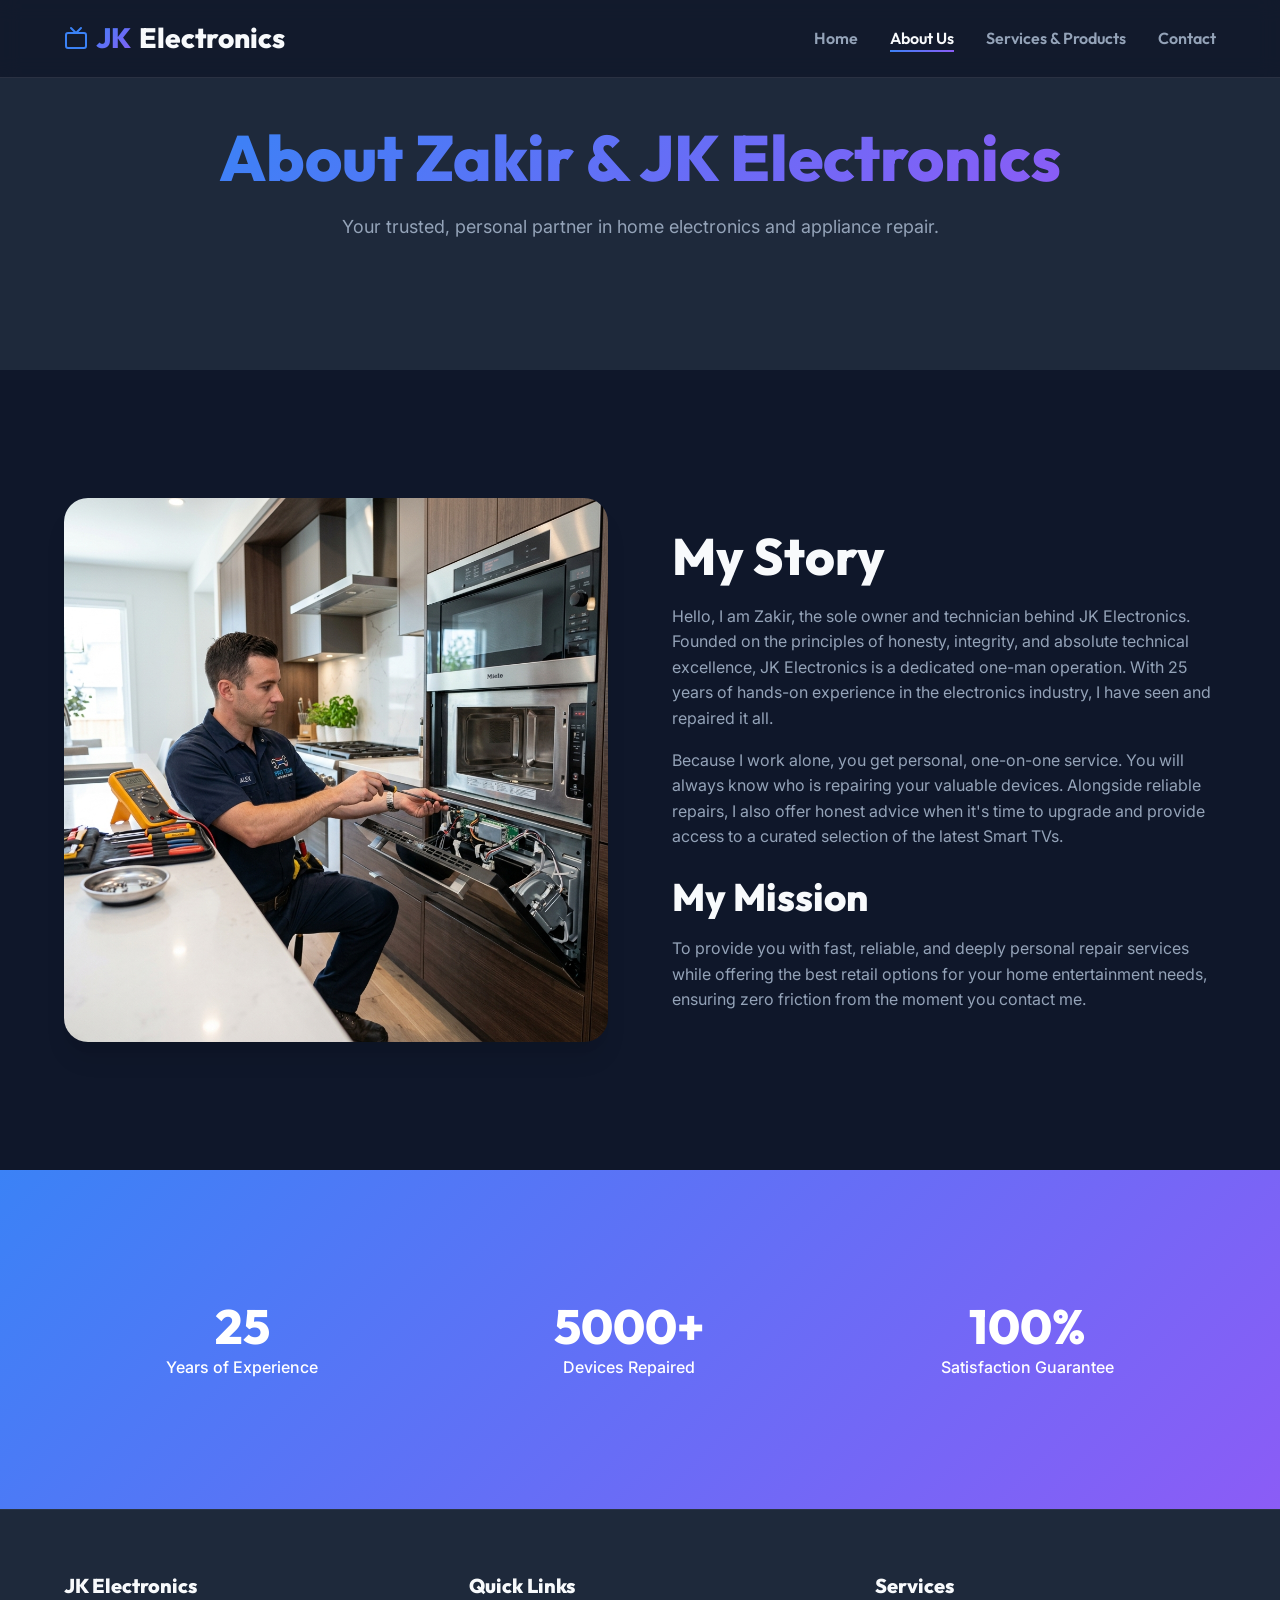
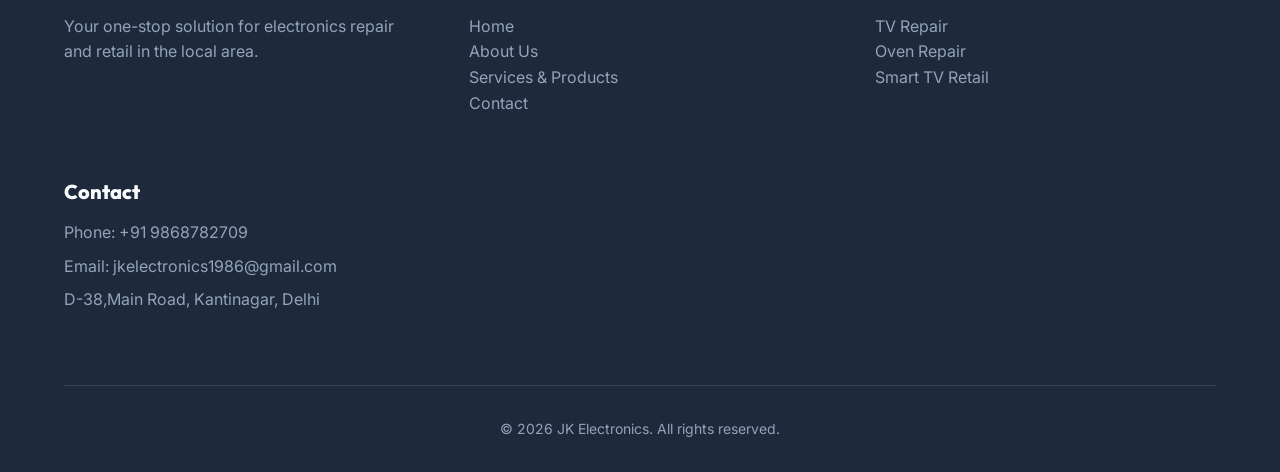
<file: about.html>
<!DOCTYPE html>
<html lang="en">

<head>
    <meta charset="UTF-8">
    <meta name="viewport" content="width=device-width, initial-scale=1.0">
    <meta name="description"
        content="Learn about JK Electronics. With over a decade of experience, we provide trusted TV and appliance repair alongside premium Smart TV retail.">
    <title>About Us | JK Electronics</title>
    <link rel="stylesheet" href="styles.css">
    <script src="script.js" defer></script>
</head>

<body>

    <!-- Header / Nav -->
    <header class="header">
        <div class="container nav-container">
            <a href="index.html" class="logo">
                <svg width="24" height="24" viewBox="0 0 24 24" fill="none" stroke="currentColor" stroke-width="2"
                    stroke-linecap="round" stroke-linejoin="round" style="color: var(--primary-color)">
                    <rect x="2" y="7" width="20" height="15" rx="2" ry="2"></rect>
                    <polyline points="17 2 12 7 7 2"></polyline>
                </svg>
                <span>JK</span> Electronics
            </a>

            <button class="mobile-menu-btn" aria-label="Toggle Menu" id="menu-toggle">
                ☰
            </button>

            <nav>
                <ul class="nav-links" id="nav-links">
                    <li><a href="index.html">Home</a></li>
                    <li><a href="about.html" class="active">About Us</a></li>
                    <li><a href="services.html">Services & Products</a></li>
                    <li><a href="contact.html">Contact</a></li>
                </ul>
            </nav>
        </div>
    </header>

    <!-- Page Header -->
    <section class="section" style="background: var(--bg-surface); padding-top: 120px;">
        <div class="container" style="text-align: center;">
            <h1 class="section-title">About Zakir & JK Electronics</h1>
            <p class="section-subtitle">Your trusted, personal partner in home electronics and appliance repair.</p>
        </div>
    </section>

    <!-- Main Content -->
    <section class="section">
        <div class="container">
            <div style="display: flex; flex-wrap: wrap; gap: var(--spacing-lg); align-items: center;">
                <div style="flex: 1; min-width: 300px;">
                    <img src="assets/images/appliance_repair.png" alt="Our Workshop"
                        style="border-radius: var(--radius-lg); box-shadow: var(--shadow-lg);">
                </div>
                <div style="flex: 1; min-width: 300px;">
                    <h2>My Story</h2>
                    <p style="color: var(--text-secondary); margin: 1rem 0;">Hello, I am Zakir, the sole owner and
                        technician behind JK Electronics. Founded on the principles of honesty, integrity, and absolute
                        technical excellence, JK Electronics is a dedicated one-man operation. With 25 years of hands-on
                        experience in the electronics industry, I have seen and repaired it all.</p>
                    <p style="color: var(--text-secondary); margin-bottom: 1.5rem;">Because I work alone, you get
                        personal, one-on-one service. You will always know who is repairing your valuable devices.
                        Alongside reliable repairs, I also offer honest advice when it's time to upgrade and provide
                        access to a curated selection of the latest Smart TVs.</p>

                    <h3>My Mission</h3>
                    <p style="color: var(--text-secondary); margin-top: 1rem;">To provide you with fast, reliable, and
                        deeply personal repair services while offering the best retail options for your home
                        entertainment needs, ensuring zero friction from the moment you contact me.</p>
                </div>
            </div>
        </div>
    </section>

    <!-- Stats / Trust Factors -->
    <section class="section" style="background: var(--gradient-primary); text-align: center; color: white;">
        <div class="container">
            <div style="display: flex; flex-wrap: wrap; justify-content: space-around; gap: var(--spacing-md);">
                <div>
                    <h2 style="font-size: 3rem; margin-bottom: 0;">25</h2>
                    <p style="font-weight: 500;">Years of Experience</p>
                </div>
                <div>
                    <h2 style="font-size: 3rem; margin-bottom: 0;">5000+</h2>
                    <p style="font-weight: 500;">Devices Repaired</p>
                </div>
                <div>
                    <h2 style="font-size: 3rem; margin-bottom: 0;">100%</h2>
                    <p style="font-weight: 500;">Satisfaction Guarantee</p>
                </div>
            </div>
        </div>
    </section>

    <!-- Footer -->
    <footer class="footer">
        <div class="container">
            <div class="footer-grid">
                <div class="footer-col">
                    <h4>JK Electronics</h4>
                    <p>Your one-stop solution for electronics repair and retail in the local area.</p>
                </div>
                <div class="footer-col">
                    <h4>Quick Links</h4>
                    <ul>
                        <li><a href="index.html">Home</a></li>
                        <li><a href="about.html">About Us</a></li>
                        <li><a href="services.html">Services & Products</a></li>
                        <li><a href="contact.html">Contact</a></li>
                    </ul>
                </div>
                <div class="footer-col">
                    <h4>Services</h4>
                    <ul>
                        <li><a href="services.html#repairs">TV Repair</a></li>
                        <li><a href="services.html#repairs">Oven Repair</a></li>
                        <li><a href="services.html#products">Smart TV Retail</a></li>
                    </ul>
                </div>
                <div class="footer-col">
                    <h4>Contact</h4>
                    <p>Phone: +91 9868782709</p>
                    <p>Email: jkelectronics1986@gmail.com</p>
                    <p>D-38,Main Road, Kantinagar, Delhi</p>
                </div>
            </div>
            <div class="footer-bottom">
                <p>&copy; 2026 JK Electronics. All rights reserved.</p>
            </div>
        </div>
    </footer>

</body>

</html>
</file>
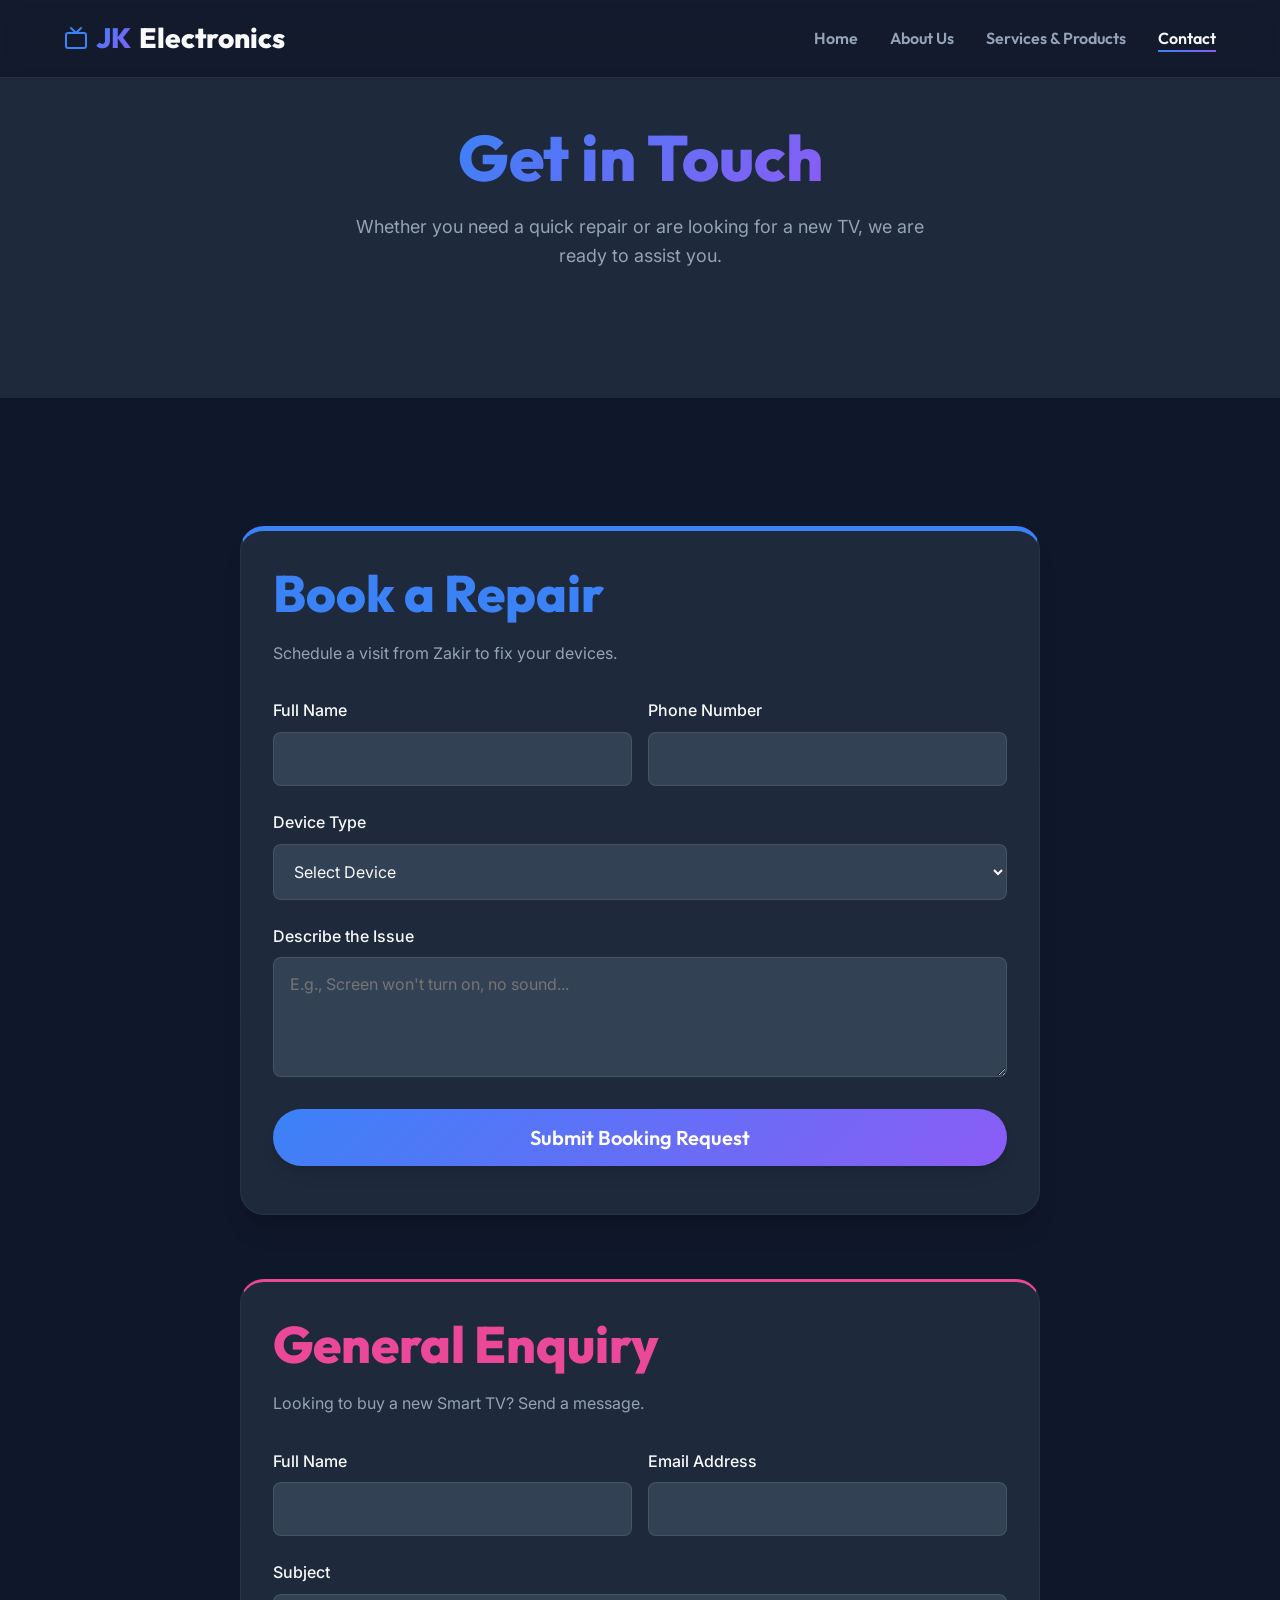
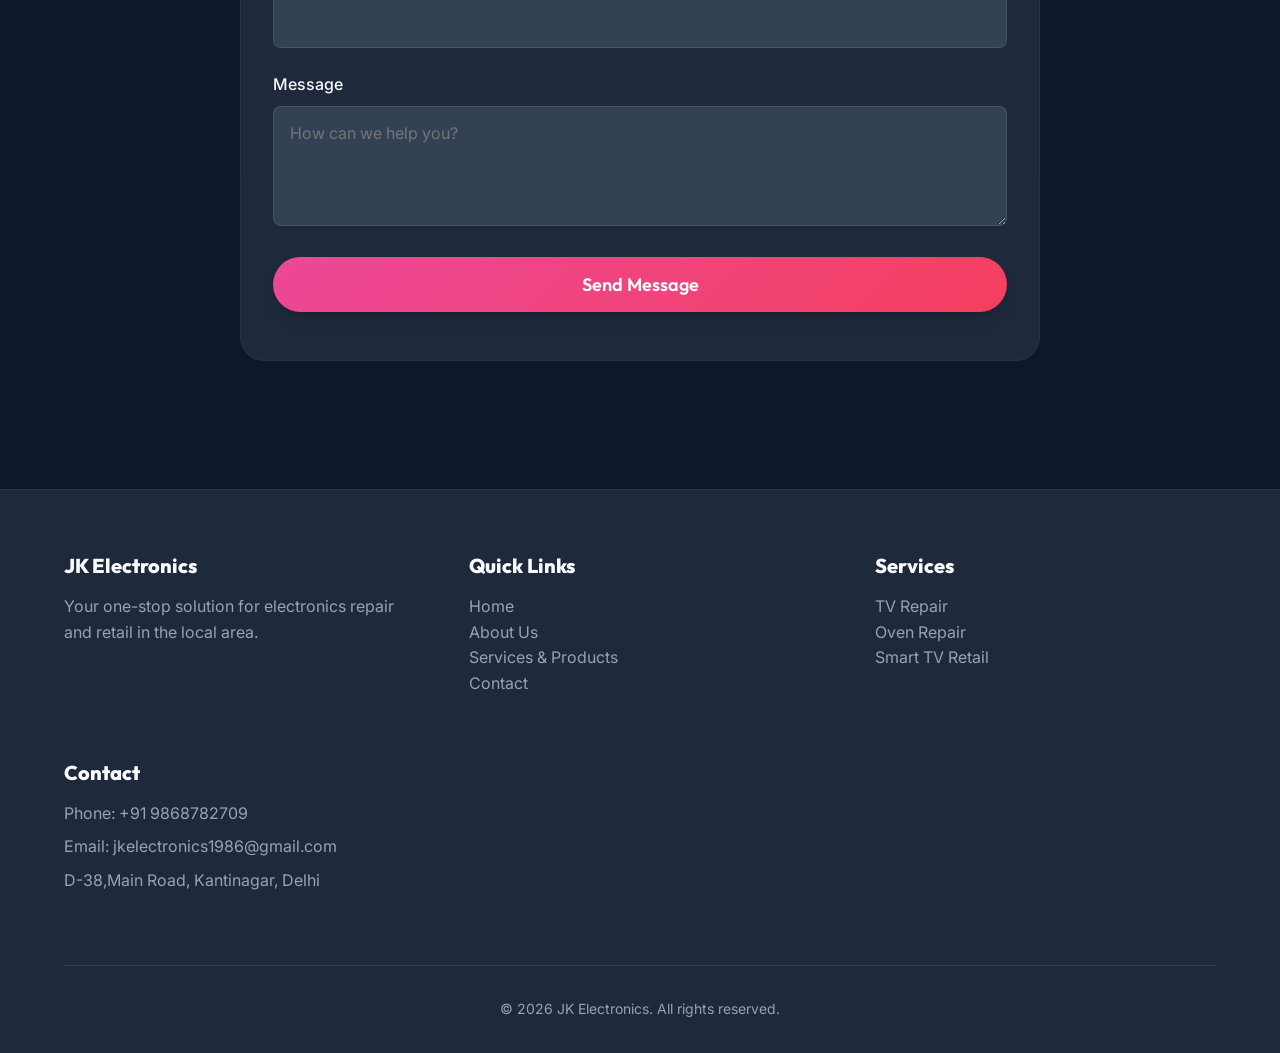
<file: contact.html>
<!DOCTYPE html>
<html lang="en">

<head>
    <meta charset="UTF-8">
    <meta name="viewport" content="width=device-width, initial-scale=1.0">
    <meta name="description"
        content="Contact JK Electronics to book a TV or Microwave/Oven repair, or to enquire about Smart LCDs & LEDs. We're here to help.">
    <title>Contact & Booking | JK Electronics</title>
    <link rel="stylesheet" href="styles.css">
    <script src="script.js" defer></script>
</head>

<body>

    <!-- Header / Nav -->
    <header class="header">
        <div class="container nav-container">
            <a href="index.html" class="logo">
                <svg width="24" height="24" viewBox="0 0 24 24" fill="none" stroke="currentColor" stroke-width="2"
                    stroke-linecap="round" stroke-linejoin="round" style="color: var(--primary-color)">
                    <rect x="2" y="7" width="20" height="15" rx="2" ry="2"></rect>
                    <polyline points="17 2 12 7 7 2"></polyline>
                </svg>
                <span>JK</span> Electronics
            </a>

            <button class="mobile-menu-btn" aria-label="Toggle Menu" id="menu-toggle">
                ☰
            </button>

            <nav>
                <ul class="nav-links" id="nav-links">
                    <li><a href="index.html">Home</a></li>
                    <li><a href="about.html">About Us</a></li>
                    <li><a href="services.html">Services & Products</a></li>
                    <li><a href="contact.html" class="active">Contact</a></li>
                </ul>
            </nav>
        </div>
    </header>

    <!-- Page Header -->
    <section class="section" style="background: var(--bg-surface); padding-top: 120px;">
        <div class="container" style="text-align: center;">
            <h1 class="section-title">Get in Touch</h1>
            <p class="section-subtitle">Whether you need a quick repair or are looking for a new TV, we are ready to
                assist you.</p>
        </div>
    </section>

    <!-- Contact & Booking Forms -->
    <section class="section">
        <div class="container" style="max-width: 800px; margin: 0 auto;">

            <!-- Booking Form (1st Priority) -->
            <div class="card" id="book"
                style="margin-bottom: var(--spacing-lg); border-top: 5px solid var(--primary-color); box-shadow: var(--shadow-lg);">
                <h2 style="margin-bottom: var(--spacing-sm); color: var(--primary-color);">Book a Repair</h2>
                <p style="color: var(--text-secondary); margin-bottom: var(--spacing-md);">Schedule a visit from Zakir
                    to fix your devices.</p>

                <form id="booking-form">
                    <div style="display: grid; grid-template-columns: repeat(auto-fit, minmax(250px, 1fr)); gap: 1rem;">
                        <div class="form-group">
                            <label for="b-name" class="form-label">Full Name</label>
                            <input type="text" id="b-name" name="name" class="form-control" required>
                        </div>
                        <div class="form-group">
                            <label for="b-phone" class="form-label">Phone Number</label>
                            <input type="tel" id="b-phone" name="phone" class="form-control" required>
                        </div>
                    </div>
                    <div class="form-group">
                        <label for="b-device" class="form-label">Device Type</label>
                        <select id="b-device" name="device" class="form-control" required>
                            <option value="">Select Device</option>
                            <option value="tv">Television (LED/LCD/Smart)</option>
                            <option value="oven">Microwave / Oven</option>
                            <option value="other">Other Electronics</option>
                        </select>
                    </div>
                    <div class="form-group">
                        <label for="b-issue" class="form-label">Describe the Issue</label>
                        <textarea id="b-issue" name="issue" class="form-control"
                            placeholder="E.g., Screen won't turn on, no sound..." required></textarea>
                    </div>
                    <button type="submit" class="btn btn-primary" style="width: 100%; font-size: 1.25rem;">Submit
                        Booking Request</button>
                    <div id="booking-status" style="margin-top: 1rem; text-align: center;"></div>
                </form>
            </div>

            <!-- Enquiry Form (2nd Priority) -->
            <div class="card" id="enquiry" style="border-top: 3px solid var(--secondary-color);">
                <h2 style="margin-bottom: var(--spacing-sm); color: var(--secondary-color);">General Enquiry</h2>
                <p style="color: var(--text-secondary); margin-bottom: var(--spacing-md);">Looking to buy a new Smart
                    TV? Send a message.</p>

                <form id="enquiry-form">
                    <div style="display: grid; grid-template-columns: repeat(auto-fit, minmax(250px, 1fr)); gap: 1rem;">
                        <div class="form-group">
                            <label for="e-name" class="form-label">Full Name</label>
                            <input type="text" id="e-name" name="name" class="form-control" required>
                        </div>
                        <div class="form-group">
                            <label for="e-email" class="form-label">Email Address</label>
                            <input type="email" id="e-email" name="email" class="form-control" required>
                        </div>
                    </div>
                    <div class="form-group">
                        <label for="e-subject" class="form-label">Subject</label>
                        <input type="text" id="e-subject" name="subject" class="form-control" required>
                    </div>
                    <div class="form-group">
                        <label for="e-message" class="form-label">Message</label>
                        <textarea id="e-message" name="message" class="form-control" placeholder="How can we help you?"
                            required></textarea>
                    </div>
                    <button type="submit" class="btn btn-secondary" style="width: 100%;">Send Message</button>
                    <div id="enquiry-status" style="margin-top: 1rem; text-align: center;"></div>
                </form>
            </div>

        </div>
    </section>

    <!-- Footer -->
    <footer class="footer">
        <div class="container">
            <div class="footer-grid">
                <div class="footer-col">
                    <h4>JK Electronics</h4>
                    <p>Your one-stop solution for electronics repair and retail in the local area.</p>
                </div>
                <div class="footer-col">
                    <h4>Quick Links</h4>
                    <ul>
                        <li><a href="index.html">Home</a></li>
                        <li><a href="about.html">About Us</a></li>
                        <li><a href="services.html">Services & Products</a></li>
                        <li><a href="contact.html">Contact</a></li>
                    </ul>
                </div>
                <div class="footer-col">
                    <h4>Services</h4>
                    <ul>
                        <li><a href="services.html#repairs">TV Repair</a></li>
                        <li><a href="services.html#repairs">Oven Repair</a></li>
                        <li><a href="services.html#products">Smart TV Retail</a></li>
                    </ul>
                </div>
                <div class="footer-col">
                    <h4>Contact</h4>
                    <p>Phone: +91 9868782709</p>
                    <p>Email: jkelectronics1986@gmail.com</p>
                    <p>D-38,Main Road, Kantinagar, Delhi</p>
                </div>
            </div>
            <div class="footer-bottom">
                <p>&copy; 2026 JK Electronics. All rights reserved.</p>
            </div>
        </div>
    </footer>

</body>

</html>
</file>
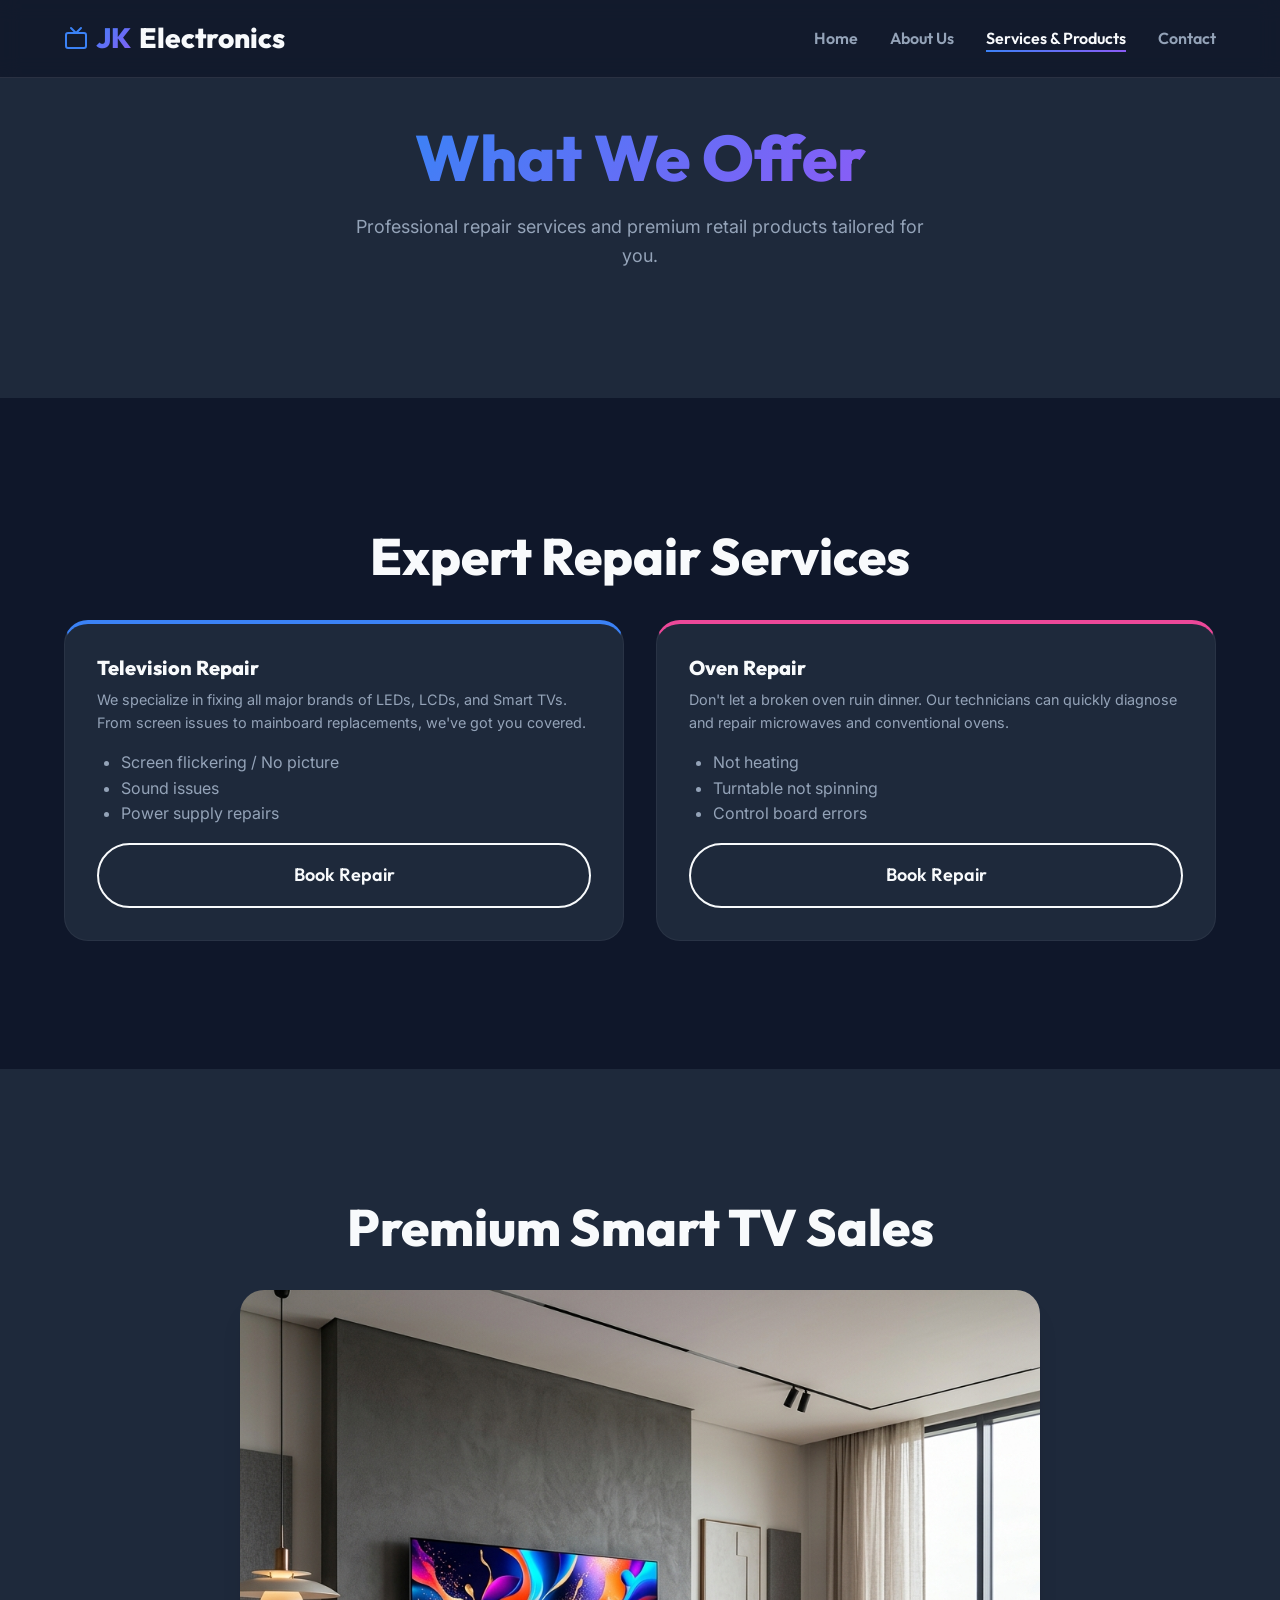
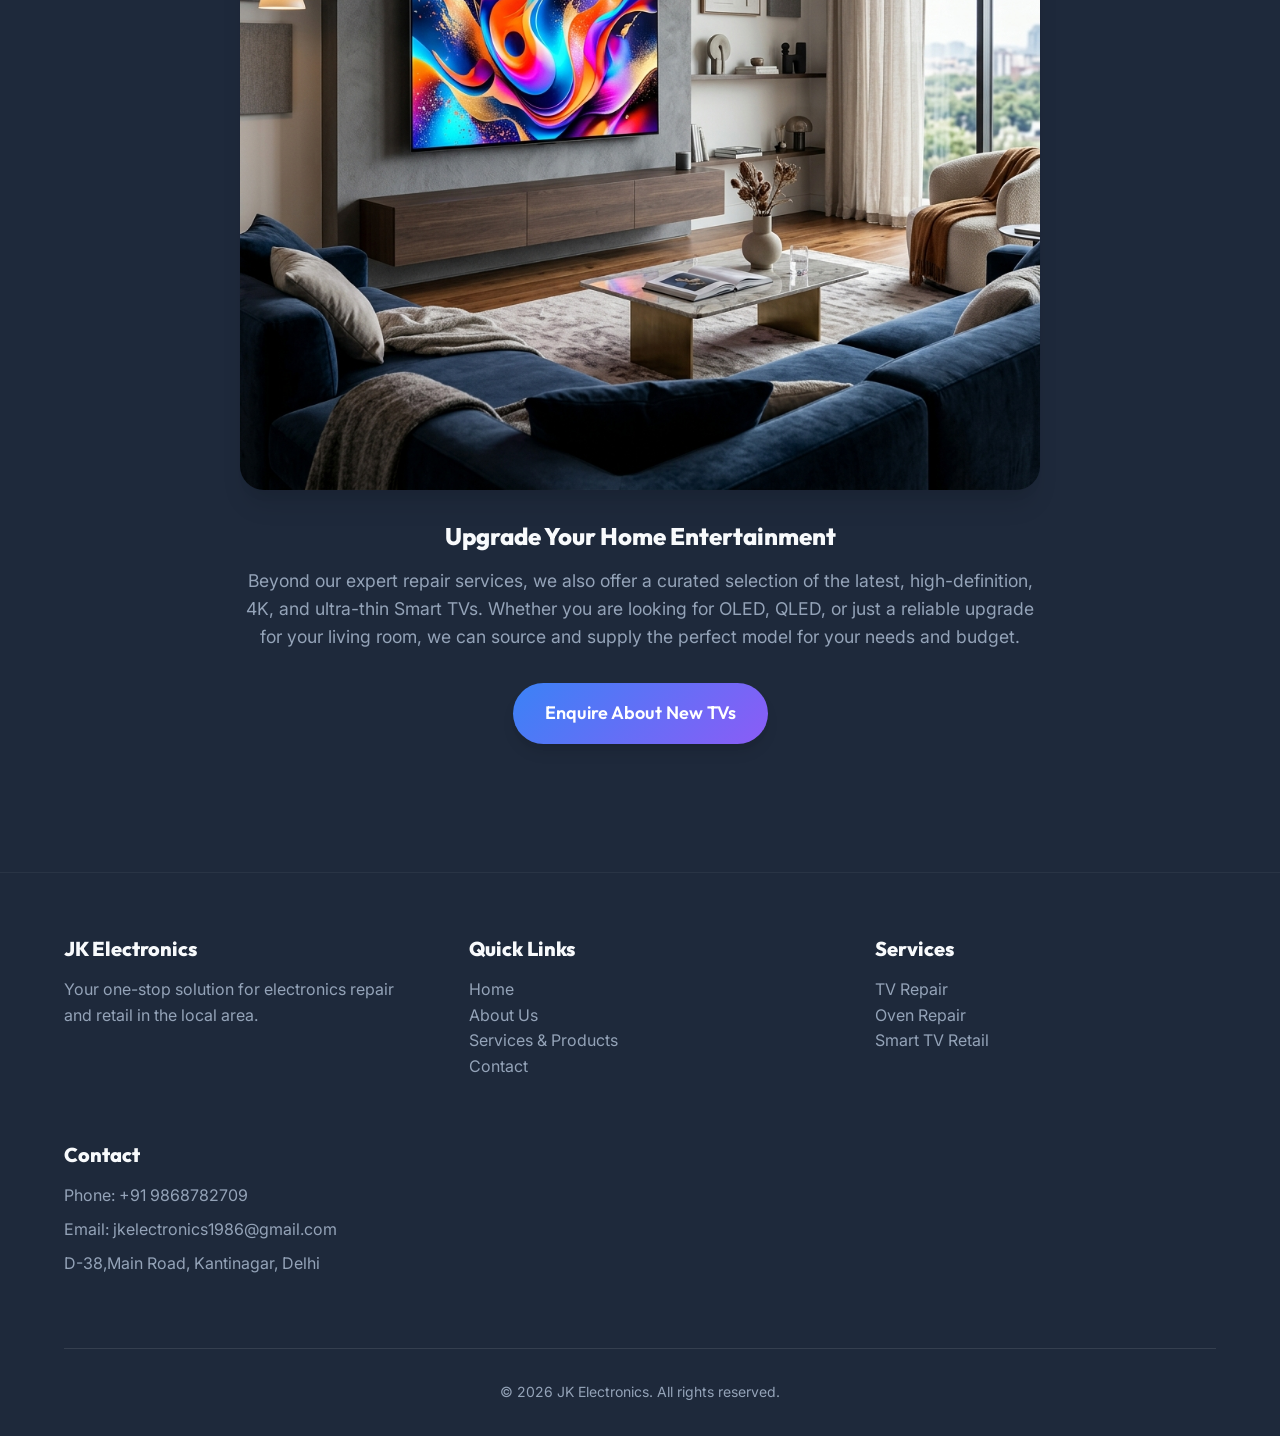
<file: services.html>
<!DOCTYPE html>
<html lang="en">
<head>
    <meta charset="UTF-8">
    <meta name="viewport" content="width=device-width, initial-scale=1.0">
    <meta name="description" content="View our expert repair services for TVs and ovens, and browse our catalog of premium Smart TVs for sale.">
    <title>Services & Products | JK Electronics</title>
    <link rel="stylesheet" href="styles.css">
    <script src="script.js" defer></script>
</head>
<body>

    <!-- Header / Nav -->
    <header class="header">
        <div class="container nav-container">
            <a href="index.html" class="logo">
                <svg width="24" height="24" viewBox="0 0 24 24" fill="none" stroke="currentColor" stroke-width="2" stroke-linecap="round" stroke-linejoin="round" style="color: var(--primary-color)"><rect x="2" y="7" width="20" height="15" rx="2" ry="2"></rect><polyline points="17 2 12 7 7 2"></polyline></svg>
                <span>JK</span> Electronics
            </a>
            
            <button class="mobile-menu-btn" aria-label="Toggle Menu" id="menu-toggle">
                ☰
            </button>

            <nav>
                <ul class="nav-links" id="nav-links">
                    <li><a href="index.html">Home</a></li>
                    <li><a href="about.html">About Us</a></li>
                    <li><a href="services.html" class="active">Services & Products</a></li>
                    <li><a href="contact.html">Contact</a></li>
                </ul>
            </nav>
        </div>
    </header>

    <!-- Page Header -->
    <section class="section" style="background: var(--bg-surface); padding-top: 120px;">
        <div class="container" style="text-align: center;">
            <h1 class="section-title">What We Offer</h1>
            <p class="section-subtitle">Professional repair services and premium retail products tailored for you.</p>
        </div>
    </section>

    <!-- Services Section -->
    <section id="repairs" class="section">
        <div class="container">
            <h2 style="margin-bottom: var(--spacing-md); text-align: center;">Expert Repair Services</h2>
            
            <div style="display: grid; grid-template-columns: repeat(auto-fit, minmax(300px, 1fr)); gap: var(--spacing-md);">
                
                <div class="card" style="border-top: 4px solid var(--primary-color);">
                    <h3 class="card-title">Television Repair</h3>
                    <p class="card-desc">We specialize in fixing all major brands of LEDs, LCDs, and Smart TVs. From screen issues to mainboard replacements, we've got you covered.</p>
                    <ul style="color: var(--text-secondary); margin-bottom: 1rem; list-style-type: disc; padding-left: 1.5rem;">
                        <li>Screen flickering / No picture</li>
                        <li>Sound issues</li>
                        <li>Power supply repairs</li>
                    </ul>
                    <a href="contact.html#book" class="btn btn-outline" style="width: 100%;">Book Repair</a>
                </div>

                <div class="card" style="border-top: 4px solid var(--secondary-color);">
                    <h3 class="card-title">Oven Repair</h3>
                    <p class="card-desc">Don't let a broken oven ruin dinner. Our technicians can quickly diagnose and repair microwaves and conventional ovens.</p>
                    <ul style="color: var(--text-secondary); margin-bottom: 1rem; list-style-type: disc; padding-left: 1.5rem;">
                        <li>Not heating</li>
                        <li>Turntable not spinning</li>
                        <li>Control board errors</li>
                    </ul>
                    <a href="contact.html#book" class="btn btn-outline" style="width: 100%;">Book Repair</a>
                </div>

            </div>
        </div>
    </section>

    <!-- Products Section -->
    <section id="products" class="section" style="background: var(--bg-surface);">
        <div class="container">
            <h2 style="margin-bottom: var(--spacing-md); text-align: center;">Premium Smart TV Sales</h2>
            
            <div style="max-width: 800px; margin: 0 auto; text-align: center;">
                <img src="assets/images/smart_tv_showcase.png" alt="OLED Smart TV" style="width: 100%; border-radius: var(--radius-lg); margin-bottom: var(--spacing-md); box-shadow: var(--shadow-lg);">
                <h3 style="margin-bottom: 1rem; font-size: 1.5rem;">Upgrade Your Home Entertainment</h3>
                <p style="color: var(--text-secondary); margin-bottom: 2rem; font-size: 1.1rem;">Beyond our expert repair services, we also offer a curated selection of the latest, high-definition, 4K, and ultra-thin Smart TVs. Whether you are looking for OLED, QLED, or just a reliable upgrade for your living room, we can source and supply the perfect model for your needs and budget.</p>
                <a href="contact.html#enquiry" class="btn btn-primary">Enquire About New TVs</a>
            </div>
        </div>
    </section>

    <!-- Footer -->
    <footer class="footer">
        <div class="container">
            <div class="footer-grid">
                <div class="footer-col">
                    <h4>JK Electronics</h4>
                    <p>Your one-stop solution for electronics repair and retail in the local area.</p>
                </div>
                <div class="footer-col">
                    <h4>Quick Links</h4>
                    <ul>
                        <li><a href="index.html">Home</a></li>
                        <li><a href="about.html">About Us</a></li>
                        <li><a href="services.html">Services & Products</a></li>
                        <li><a href="contact.html">Contact</a></li>
                    </ul>
                </div>
                <div class="footer-col">
                    <h4>Services</h4>
                    <ul>
                        <li><a href="services.html#repairs">TV Repair</a></li>
                        <li><a href="services.html#repairs">Oven Repair</a></li>
                        <li><a href="services.html#products">Smart TV Retail</a></li>
                    </ul>
                </div>
                <div class="footer-col">
                    <h4>Contact</h4>
                    <p>Phone: +91 9868782709</p>
                    <p>Email: jkelectronics1986@gmail.com</p>
                    <p>D-38,Main Road, Kantinagar, Delhi</p>
                </div>
            </div>
            <div class="footer-bottom">
                <p>&copy; 2026 JK Electronics. All rights reserved.</p>
            </div>
        </div>
    </footer>

</body>
</html>
</file>
<file: styles.css>
@import url('https://fonts.googleapis.com/css2?family=Outfit:wght@300;400;600;800&family=Inter:wght@400;500;600&display=swap');

:root {
  /* Colors - Modern, Bold, Colorful */
  --bg-color: #0f172a;
  --bg-surface: #1e293b;
  --bg-surface-light: #334155;
  --text-primary: #f8fafc;
  --text-secondary: #94a3b8;
  
  --primary-color: #3b82f6; /* Bold Blue */
  --primary-hover: #2563eb;
  --secondary-color: #ec4899; /* Vibrant Pink */
  --secondary-hover: #db2777;
  --accent-color: #10b981; /* Emerald Green for success/trust */
  
  --gradient-primary: linear-gradient(135deg, #3b82f6, #8b5cf6);
  --gradient-secondary: linear-gradient(135deg, #ec4899, #f43f5e);

  /* Typography */
  --font-display: 'Outfit', sans-serif;
  --font-body: 'Inter', sans-serif;

  /* Spacing */
  --spacing-xs: 0.5rem;
  --spacing-sm: 1rem;
  --spacing-md: 2rem;
  --spacing-lg: 4rem;
  --spacing-xl: 8rem;

  /* Border Radius & Shadows */
  --radius-sm: 0.5rem;
  --radius-md: 1rem;
  --radius-lg: 1.5rem;
  --radius-full: 9999px;
  
  --shadow-sm: 0 4px 6px -1px rgba(0, 0, 0, 0.1), 0 2px 4px -1px rgba(0, 0, 0, 0.06);
  --shadow-md: 0 10px 15px -3px rgba(0, 0, 0, 0.1), 0 4px 6px -2px rgba(0, 0, 0, 0.05);
  --shadow-lg: 0 20px 25px -5px rgba(0, 0, 0, 0.1), 0 10px 10px -5px rgba(0, 0, 0, 0.04);
  --shadow-glow: 0 0 20px rgba(59, 130, 246, 0.5);
  
  /* Transitions */
  --transition-fast: 0.2s ease-in-out;
  --transition-normal: 0.3s ease-in-out;
}

* {
  margin: 0;
  padding: 0;
  box-sizing: border-box;
}

html {
  scroll-behavior: smooth;
}

body {
  font-family: var(--font-body);
  background-color: var(--bg-color);
  color: var(--text-primary);
  line-height: 1.6;
  overflow-x: hidden;
}

h1, h2, h3, h4, h5, h6 {
  font-family: var(--font-display);
  font-weight: 800;
  line-height: 1.2;
}

h1 { font-size: clamp(2.5rem, 5vw, 4.5rem); }
h2 { font-size: clamp(2rem, 4vw, 3.5rem); }
h3 { font-size: clamp(1.5rem, 3vw, 2.5rem); }

a {
  text-decoration: none;
  color: inherit;
  transition: color var(--transition-fast);
}

ul {
  list-style: none;
}

img {
  max-width: 100%;
  height: auto;
  display: block;
}

/* --- Layout --- */
.container {
  width: 90%;
  max-width: 1280px;
  margin: 0 auto;
}

.section {
  padding: var(--spacing-xl) 0;
}

.section-header {
  text-align: center;
  margin-bottom: var(--spacing-lg);
}

.section-title {
  background: var(--gradient-primary);
  -webkit-background-clip: text;
  -webkit-text-fill-color: transparent;
  display: inline-block;
  margin-bottom: var(--spacing-sm);
}

.section-subtitle {
  color: var(--text-secondary);
  font-size: 1.125rem;
  max-width: 600px;
  margin: 0 auto;
}

/* --- Buttons --- */
.btn {
  display: inline-block;
  padding: 1rem 2rem;
  border-radius: var(--radius-full);
  font-family: var(--font-display);
  font-weight: 600;
  font-size: 1.125rem;
  text-align: center;
  cursor: pointer;
  transition: all var(--transition-fast);
  border: none;
  outline: none;
}

.btn-primary {
  background: var(--gradient-primary);
  color: white;
  box-shadow: var(--shadow-md);
}

.btn-primary:hover {
  transform: translateY(-2px);
  box-shadow: var(--shadow-glow);
}

.btn-secondary {
  background: var(--gradient-secondary);
  color: white;
  box-shadow: var(--shadow-md);
}

.btn-secondary:hover {
  transform: translateY(-2px);
  box-shadow: 0 0 20px rgba(236, 72, 153, 0.5);
}

.btn-outline {
  background: transparent;
  border: 2px solid var(--text-primary);
  color: var(--text-primary);
}

.btn-outline:hover {
  background: var(--text-primary);
  color: var(--bg-color);
}

/* --- Header / Nav --- */
.header {
  position: fixed;
  top: 0;
  left: 0;
  width: 100%;
  padding: var(--spacing-sm) 0;
  background: rgba(15, 23, 42, 0.8);
  backdrop-filter: blur(10px);
  z-index: 1000;
  border-bottom: 1px solid rgba(255, 255, 255, 0.1);
  transition: background var(--transition-fast);
}

.nav-container {
  display: flex;
  justify-content: space-between;
  align-items: center;
}

.logo {
  font-family: var(--font-display);
  font-size: 1.75rem;
  font-weight: 800;
  color: var(--text-primary);
  display: flex;
  align-items: center;
  gap: 0.5rem;
}

.logo span {
  background: var(--gradient-primary);
  -webkit-background-clip: text;
  -webkit-text-fill-color: transparent;
}

.nav-links {
  display: flex;
  gap: var(--spacing-md);
}

.nav-links a {
  font-family: var(--font-display);
  font-weight: 600;
  color: var(--text-secondary);
  position: relative;
}

.nav-links a:hover,
.nav-links a.active {
  color: var(--text-primary);
}

.nav-links a::after {
  content: '';
  position: absolute;
  bottom: -4px;
  left: 0;
  width: 0;
  height: 2px;
  background: var(--gradient-primary);
  transition: width var(--transition-fast);
}

.nav-links a:hover::after,
.nav-links a.active::after {
  width: 100%;
}

.mobile-menu-btn {
  display: none;
  background: none;
  border: none;
  color: var(--text-primary);
  font-size: 1.5rem;
  cursor: pointer;
}

/* --- Footer --- */
.footer {
  background: var(--bg-surface);
  padding: var(--spacing-lg) 0 var(--spacing-md);
  border-top: 1px solid rgba(255, 255, 255, 0.05);
}

.footer-grid {
  display: grid;
  grid-template-columns: repeat(auto-fit, minmax(250px, 1fr));
  gap: var(--spacing-lg);
  margin-bottom: var(--spacing-lg);
}

.footer-col h4 {
  font-size: 1.25rem;
  margin-bottom: var(--spacing-sm);
  color: var(--text-primary);
}

.footer-col p, .footer-col ul li a {
  color: var(--text-secondary);
  margin-bottom: 0.5rem;
}

.footer-col ul li a:hover {
  color: var(--primary-color);
}

.footer-bottom {
  text-align: center;
  padding-top: var(--spacing-md);
  border-top: 1px solid rgba(255, 255, 255, 0.1);
  color: var(--text-secondary);
  font-size: 0.875rem;
}

/* --- Cards --- */
.card {
  background: var(--bg-surface);
  border-radius: var(--radius-lg);
  padding: var(--spacing-md);
  border: 1px solid rgba(255, 255, 255, 0.05);
  transition: transform var(--transition-fast), box-shadow var(--transition-fast);
}

.card:hover {
  transform: translateY(-5px);
  box-shadow: var(--shadow-lg);
  border-color: rgba(59, 130, 246, 0.3);
}

.card-img {
  width: 100%;
  height: 200px;
  object-fit: cover;
  border-radius: var(--radius-md);
  margin-bottom: var(--spacing-sm);
}

.card-title {
  font-size: 1.25rem;
  margin-bottom: 0.5rem;
}

.card-desc {
  color: var(--text-secondary);
  font-size: 0.9rem;
  margin-bottom: 1rem;
}

/* --- Hero Section --- */
.hero {
  min-height: 100vh;
  display: flex;
  align-items: center;
  position: relative;
  overflow: hidden;
  padding-top: 80px; /* Offset for header */
}

.hero-bg {
  position: absolute;
  top: 0;
  left: 0;
  width: 100%;
  height: 100%;
  z-index: -1;
}

.hero-bg::after {
  content: '';
  position: absolute;
  top: 0;
  left: 0;
  width: 100%;
  height: 100%;
  background: linear-gradient(to right, var(--bg-color) 0%, rgba(15, 23, 42, 0.8) 50%, rgba(15, 23, 42, 0.4) 100%);
}

.hero-bg img {
  width: 100%;
  height: 100%;
  object-fit: cover;
}

.hero-content {
  max-width: 600px;
}

.hero-subtitle {
  color: var(--accent-color);
  font-weight: 600;
  letter-spacing: 2px;
  text-transform: uppercase;
  margin-bottom: 1rem;
  display: inline-block;
}

.hero-title {
  margin-bottom: 1.5rem;
}

.hero-desc {
  font-size: 1.125rem;
  color: var(--text-secondary);
  margin-bottom: 2rem;
}

.hero-cta {
  display: flex;
  gap: 1rem;
  flex-wrap: wrap;
}

/* --- Forms --- */
.form-group {
  margin-bottom: 1.5rem;
}

.form-label {
  display: block;
  margin-bottom: 0.5rem;
  font-weight: 500;
  color: var(--text-primary);
}

.form-control {
  width: 100%;
  padding: 1rem;
  background: var(--bg-surface-light);
  border: 1px solid rgba(255, 255, 255, 0.1);
  border-radius: var(--radius-sm);
  color: var(--text-primary);
  font-family: var(--font-body);
  font-size: 1rem;
  transition: border-color var(--transition-fast), box-shadow var(--transition-fast);
}

.form-control:focus {
  outline: none;
  border-color: var(--primary-color);
  box-shadow: 0 0 0 3px rgba(59, 130, 246, 0.2);
}

textarea.form-control {
  resize: vertical;
  min-height: 120px;
}

/* Animations */
@keyframes fadeIn {
  from { opacity: 0; transform: translateY(20px); }
  to { opacity: 1; transform: translateY(0); }
}

.animate-fade-in {
  animation: fadeIn 0.8s ease-out forwards;
}

/* Hide Spline Watermark */
spline-viewer::part(logo) {
  display: none !important;
}

/* --- Responsive --- */
@media (max-width: 768px) {
  .nav-links {
    display: none; /* Hide for mobile initially */
    position: absolute;
    top: 100%;
    left: 0;
    width: 100%;
    background: var(--bg-surface);
    flex-direction: column;
    padding: var(--spacing-md);
    gap: var(--spacing-sm);
    border-bottom: 1px solid rgba(255,255,255,0.1);
  }
  
  .nav-links.active {
    display: flex;
  }

  .mobile-menu-btn {
    display: block;
  }

  .hero-content {
    text-align: center;
    margin: 0 auto;
  }

  .hero-bg::after {
    background: linear-gradient(to bottom, rgba(15, 23, 42, 0.8) 0%, rgba(15, 23, 42, 0.9) 100%);
  }

  .hero-cta {
    justify-content: center;
  }
}

/* --- Spotlight Glow Card --- */
.glow-card {
  --base: 280; /* Purple/Pink base to match theme */
  --spread: 300;
  --radius: 24;
  --border: 2;
  --backdrop: rgba(30, 41, 59, 0.85);
  --backup-border: var(--backdrop);
  --size: 200;
  --outer: 1;
  --border-size: calc(var(--border) * 1px);
  --spotlight-size: calc(var(--size) * 1px);
  --hue: calc(var(--base) + (var(--xp, 0) * var(--spread, 0)));
  
  background-image: radial-gradient(
    var(--spotlight-size) var(--spotlight-size) at
    calc(var(--x, 0) * 1px)
    calc(var(--y, 0) * 1px),
    hsl(var(--hue, 210) 100% 70% / 0.1), transparent
  );
  background-color: var(--backdrop);
  background-size: calc(100% + (2 * var(--border-size))) calc(100% + (2 * var(--border-size)));
  background-position: 50% 50%;
  background-attachment: fixed;
  border: var(--border-size) solid var(--backup-border);
  position: relative;
  touch-action: none;
}

[data-glow]::before,
[data-glow]::after {
  pointer-events: none;
  content: "";
  position: absolute;
  inset: calc(var(--border-size) * -1);
  border: var(--border-size) solid transparent;
  border-radius: calc(var(--radius) * 1px);
  background-attachment: fixed;
  background-size: calc(100% + (2 * var(--border-size))) calc(100% + (2 * var(--border-size)));
  background-repeat: no-repeat;
  background-position: 50% 50%;
  -webkit-mask: linear-gradient(transparent, transparent), linear-gradient(white, white);
  -webkit-mask-clip: padding-box, border-box;
  -webkit-mask-composite: source-in, xor;
  mask: linear-gradient(transparent, transparent), linear-gradient(white, white);
  mask-clip: padding-box, border-box;
  mask-composite: intersect;
}

[data-glow]::before {
  background-image: radial-gradient(
    calc(var(--spotlight-size) * 0.75) calc(var(--spotlight-size) * 0.75) at
    calc(var(--x, 0) * 1px)
    calc(var(--y, 0) * 1px),
    hsl(var(--hue, 210) 100% 50% / 1), transparent 100%
  );
  filter: brightness(2);
}

[data-glow]::after {
  background-image: radial-gradient(
    calc(var(--spotlight-size) * 0.5) calc(var(--spotlight-size) * 0.5) at
    calc(var(--x, 0) * 1px)
    calc(var(--y, 0) * 1px),
    rgba(255, 255, 255, 1), transparent 100%
  );
}

.glow-card > [data-glow] {
  position: absolute;
  inset: 0;
  will-change: filter;
  opacity: var(--outer, 1);
  border-radius: calc(var(--radius) * 1px);
  border-width: calc(var(--border-size) * 20);
  filter: blur(calc(var(--border-size) * 10));
  background: none;
  pointer-events: none;
  border: none;
}

.glow-card > [data-glow]::before {
  inset: -10px;
  border-width: 10px;
}
</file>
